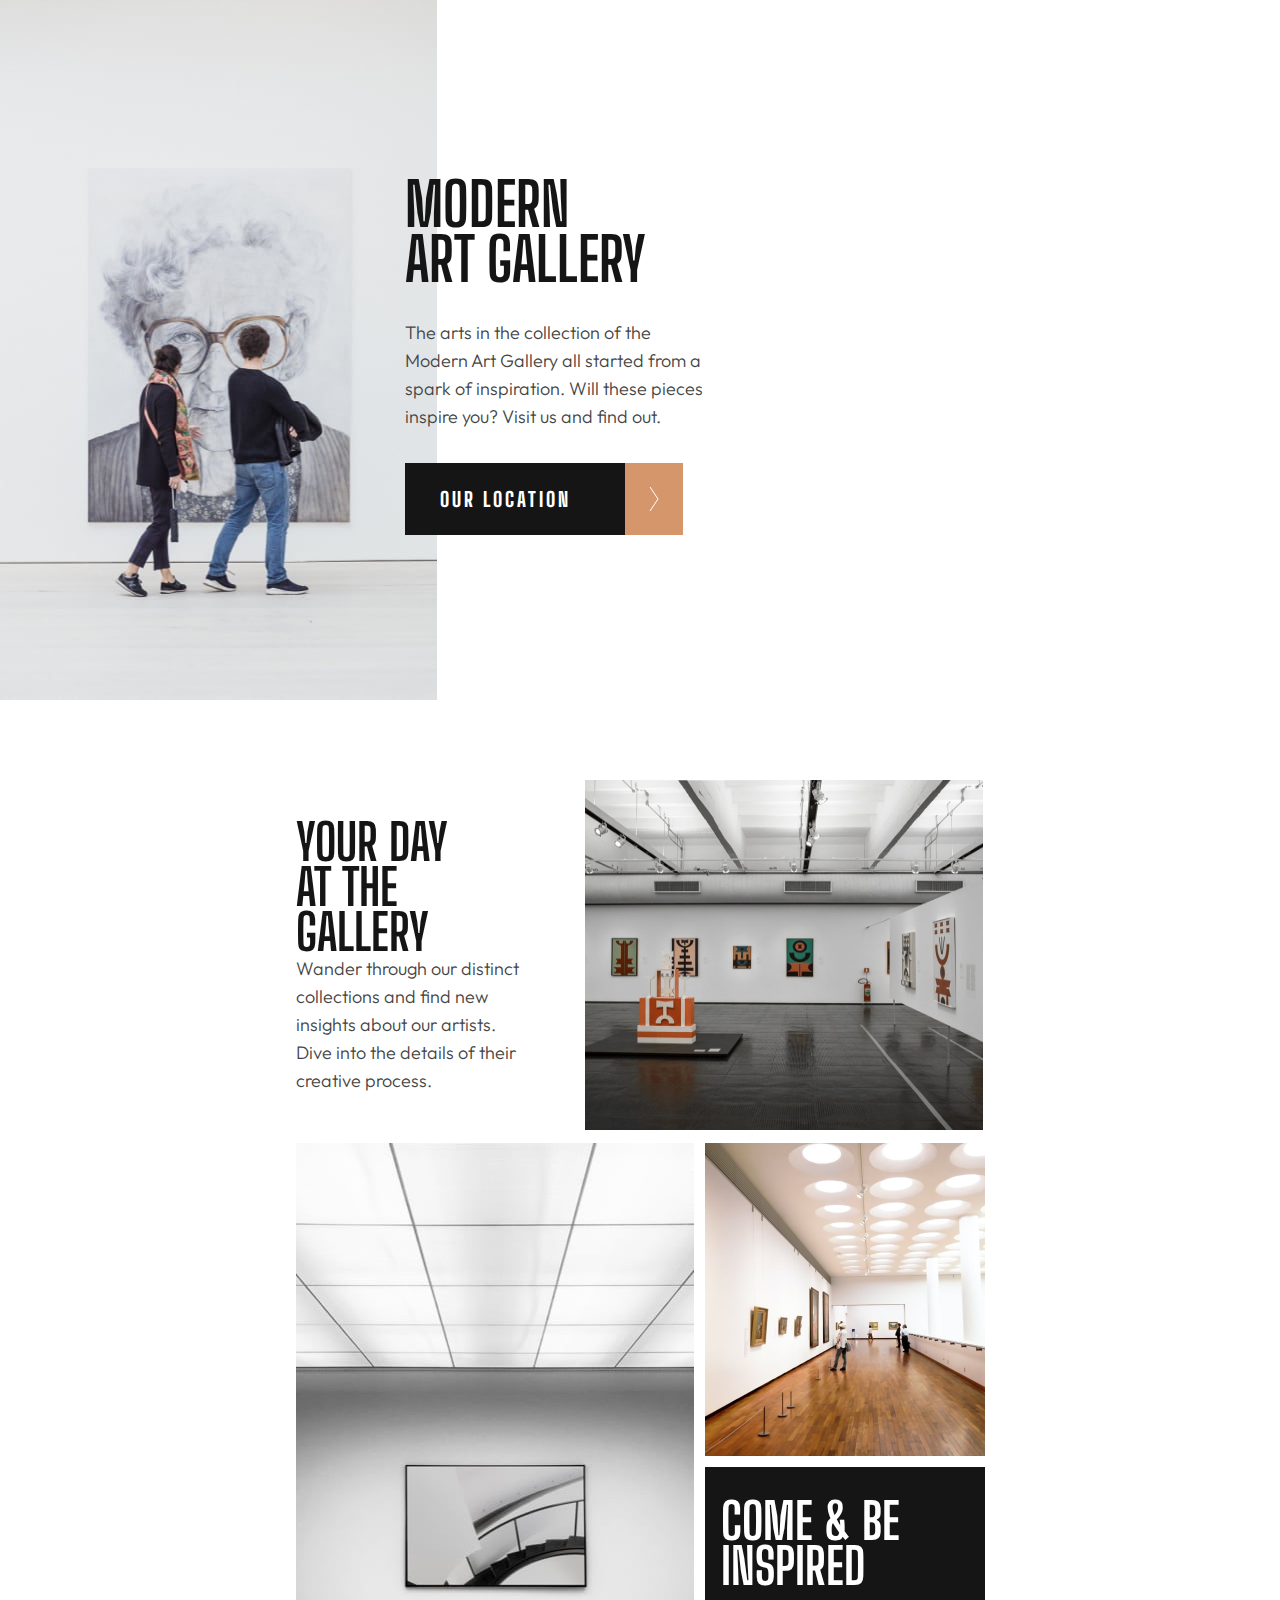
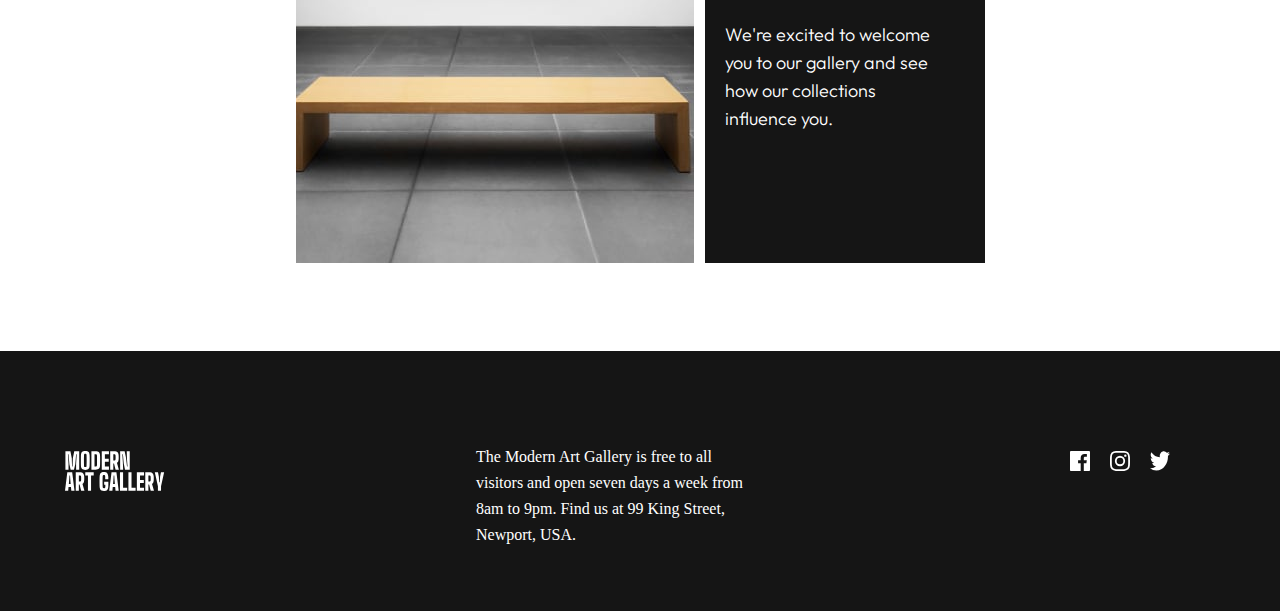
<file: index.html>
<html>
    <head>
        <meta charset="UTF-8" />
      <meta http-equiv="X-UA-Compatible" content="IE=edge" />
      <meta name="viewport" content="width=device-width, initial-scale=1.0" />
      <link rel="stylesheet" href="./style.css">
      <link href="https://fonts.googleapis.com/css2?family=Outfit:wght@300;700;800&display=swap" rel="stylesheet">
        <link rel="preconnect" href="https://fonts.gstatic.com" crossorigin>
        <link href="https://fonts.googleapis.com/css2?family=Big+Shoulders+Display:wght@300;900&display=swap" rel="stylesheet">

        <title>Art Gallery Website</title>
    </head>
    <body>
        <div class="black-background">
                

        </div>
        <header>
            
            <div class="imageContainer">
                <img src="./images/image-hero@2x.jpg">
            </div>
        </header>
        <div class="tablet-main">
            <div class="tablet-hero">
            <img src="./images/image-hero.jpg">
            </div>
            <div class="content">
        <div class="mainTitle">
            <h1>MODERN <br> ART GALLERY</h1>
            <p>The arts in the collection of the Modern Art Gallery all started from a spark of inspiration. Will these pieces inspire you? Visit us and find out.</p>
        </div>
        <a href="./location.html" class="locationButton">
           <div  class="location" ><p>OUR LOCATION</p></div>
           <img src="./images/icon-arrow-right.svg" class="icon">
        </a>
        </div>
        </div>


        <div class="grid-container">
        <div class="mainContainer">
            <img src="./images/image-grid-1.jpg" class="grid-image-mobile">
           
            <h2>Your day <br>at the gallery</h2>
            <p>Wander through our distinct collections and find new 
            insights about our artists. Dive into the details of their creative process.</p>
        </div>
        <img src="images/image-grid-1@2x.jpg" class="grid-image-tablet">
        <img src="images/image-grid-desktop.jpg" class="grid-image-desktop">
           <div class="images">
            <img src="images/image-grid-2.jpg" class="grid-image-mobile2">
            <img src="images/image-grid-tablet2.jpg" class="grid-image-tablet2">
            <img src="images/image-grid-desktop2.jpg" class="grid-image-desktop2">
            </div>
            <div class="images grid1">
            <img src="images/image-grid-3.jpg" class="grid-image-mobile3">
            <img src="images/image-grid-tablet3.jpg" class="grid-image-tablet3">
            <img src="images/image-grid-desktop3.jpg" class="grid-image-desktop3">
            </div>

        <div class="blackContainer">
            <h2>COME & BE INSPIRED</h2>
            <p>We're excited to welcome you to our gallery and see how our collections influence you.</p>
        </div>
        </div>
        
        
       
    
        <footer>
            <div class="footer-div">
            <img src="images/logo-light.svg" class="logo-light">
            <p>The Modern Art Gallery is free to all visitors and open seven days a week from 8am to 9pm. Find us at 99 King Street, Newport, USA.</p>
            <div class="contact">
                <img src="images/icon-facebook.svg" >
                <img src="images/icon-instagram.svg" >
                <img src="images/icon-twitter.svg" >
            </div>
            </div>
        </footer>
            
        

        
    


    </body>
</html>
</file>
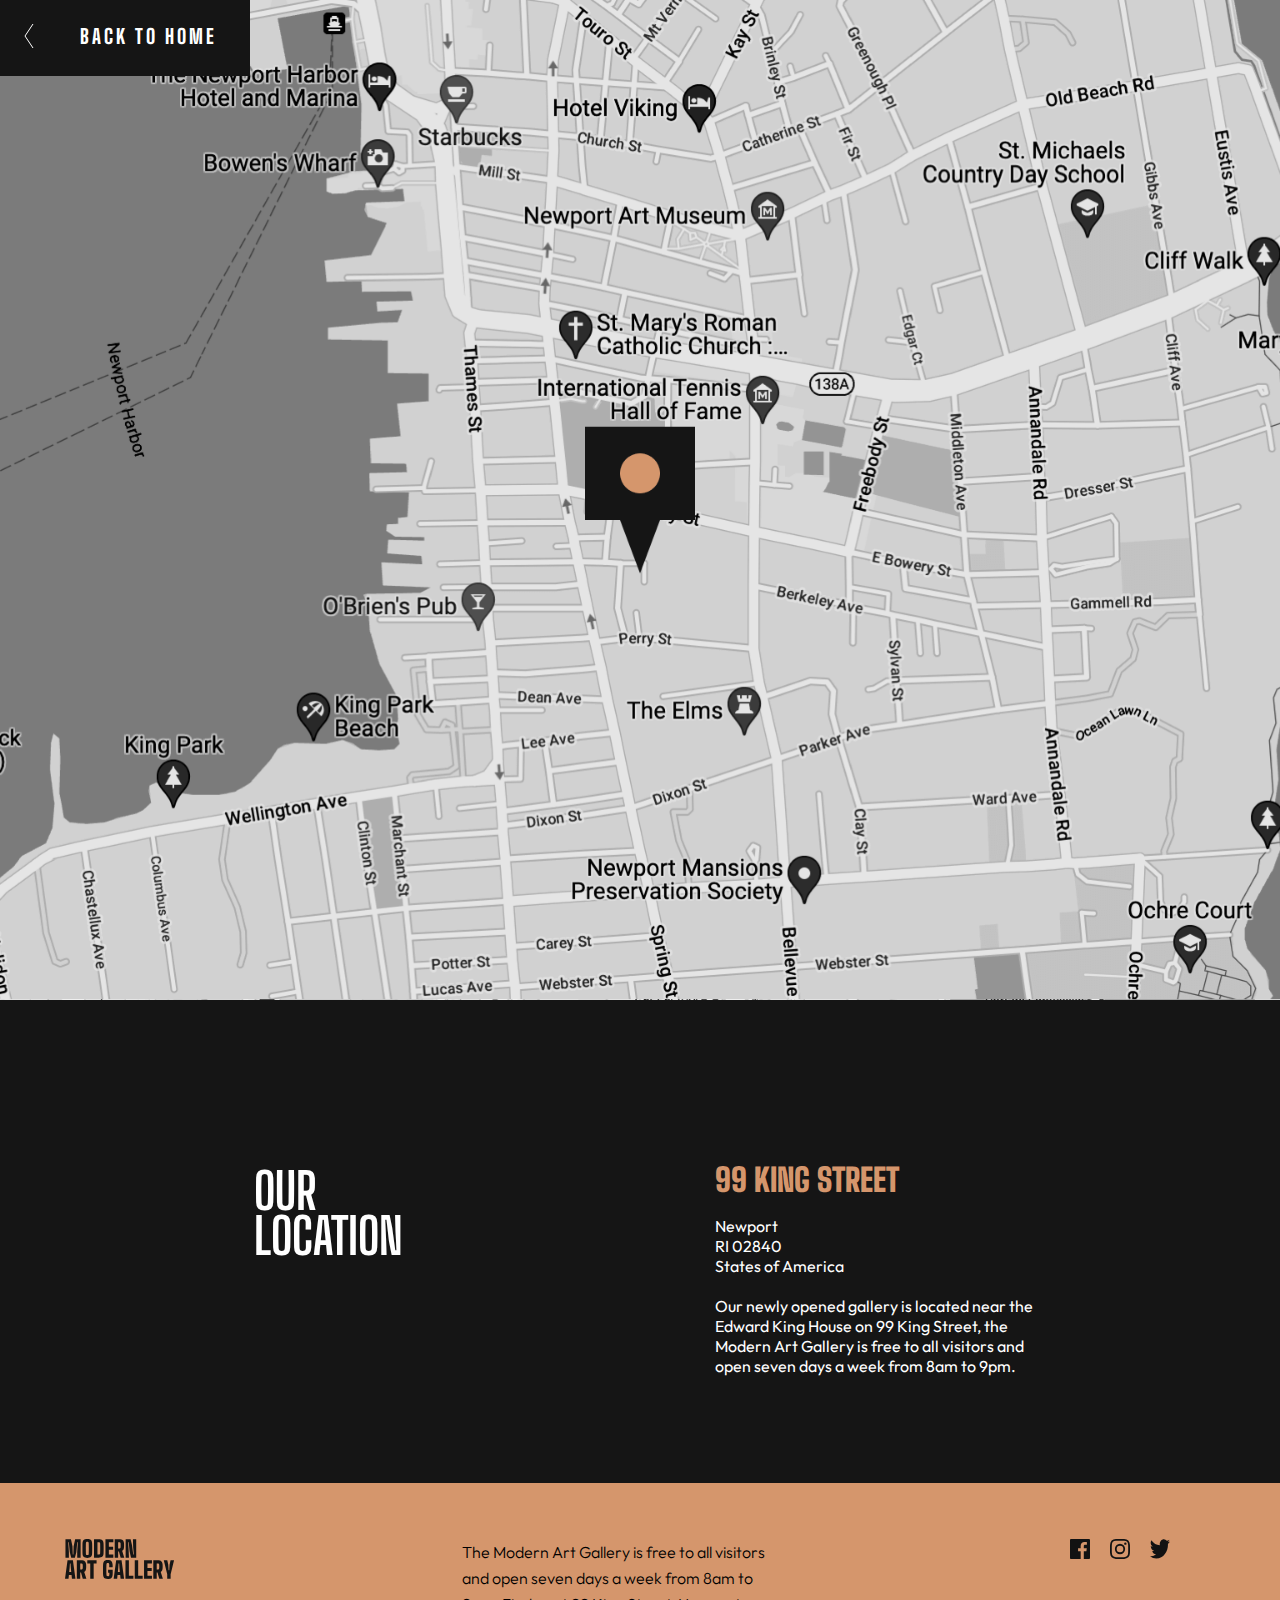
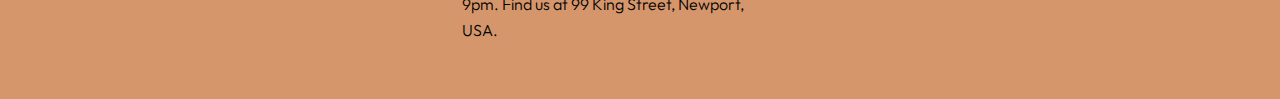
<file: location.html>
<!DOCTYPE html>
<html lang="en">
<head>
    <meta charset="UTF-8" />
    <meta http-equiv="X-UA-Compatible" content="IE=edge" />
    <meta name="viewport" content="width=device-width, initial-scale=1.0" />
    <link href="https://fonts.googleapis.com/css2?family=Outfit:wght@300;700;800&display=swap" rel="stylesheet">
      <link rel="preconnect" href="https://fonts.gstatic.com" crossorigin>
      <link href="https://fonts.googleapis.com/css2?family=Big+Shoulders+Display:wght@300;900&display=swap" rel="stylesheet">
    <link rel="stylesheet" href="./location.css">
    <title>Document</title>
</head>
<body>
    <header>
        <div class="arrow-icon">
            <a class="location-button" href="index.html">
            <img src="images/icon-arrow-left.svg" alt="">
        </div>
        <h2 class="button">BACK TO HOME</h2>
    </a>
       
    </header>
    <div class="map">
        <img src="images/image-map.png" class="map-img">
        <img src="images/tablet-map.png" class="tablet-map">
        <img src="images/image-map-desktop.png" class="desktop-map">
        

    </div>
    <div class="Our-location">
        <h1>OUR LOCATION</h1>
        <div class="adress">
            <h2>99 King Street</h2>
            <p>Newport <br> RI 02840 <br> States of America</p>
            <p class="description">Our newly opened gallery is located near the Edward King House on 99 King Street, the Modern Art Gallery is free to all visitors and open seven days a week from 8am to 9pm.</p>
        </div>
    </div>
<footer>
    <div class="gold-div">
        <img src="images/logo-dark.svg" class="logodark">
        
        <p>The Modern Art Gallery is free to all visitors and open seven days a week from 8am to 9pm. Find us at 99 King Street, Newport, USA.</p>
        <div class="contact">
            <img src="images/icon-facebook.svg">
            <img src="images/icon-instagram.svg">
            <img src="images/icon-twitter.svg">
        </div>
        

    </div>
    </footer>
    
</body>
</html>
</file>
<file: style.css>
*{
    box-sizing: border-box;
    margin: 0;
    padding: 0;
    font-style: normal;
}


.imageContainer img{
    width:100%;
}

.tablet-hero{
    display: none;
}
.grid-image-tablet, .grid-image-tablet2, .grid-image-tablet3{
    display: none;
}
.grid-image-desktop, .grid-image-desktop2, .grid-image-desktop3{
    display: none;
}
.black-background{
    display: none;
}


body{
    display: flex;
    align-items: center;
    flex-direction: column;
    

}
a{
    text-decoration: none;
    display: flex;
    width: 260px;
    height:72px;
}

.mainTitle h1{
    font-weight: 900px;
    font-size: 60px;
    line-height: 55px;
    text-transform: uppercase;
    color: #151515;
    font-family: 'Big Shoulders Display';
    width: 343px;
    padding:32px 16px 0px 16px; 
}
.mainTitle p, .mainContainer p, .blackContainer p{
    color: #444444;
    font-size:18px;
    font-weight: 300;
    font-family: 'Outfit';
    line-height: 28px;
    width: 343px;
    padding:32px 16px 0px 16px; 
}

.location{
    font-family: 'Big Shoulders Display';
    font-weight: 800;
    font-size: 20px;
    line-height: 24px;
    color: white;
    letter-spacing: 3px;
    padding: 24px 35px;
    background-color: #151515;
    border: none;
}
.location:hover{
    background-color: #D5966C;
    transition: 0.25s linear 0.25s;
    cursor: pointer;

}
.location:hover + .icon{
    background-color: #151515;

}

.location p{
    width:150px;
}

.locationButton{
    margin:32px 16px 0px 16px; 
}

.mainContainer{
    padding:120px 16px 0px 16px;
    
}

.mainContainer h2, .blackContainer h2{
    font-weight: 900px;
    font-size: 50px;
    line-height: 45px;
    text-transform: uppercase;
    color: #151515;
    font-family: 'Big Shoulders Display';
    width: 343px;
    padding:32px 16px 0px 16px; 
}

.images{
    padding-top: 32px;
    padding-bottom: 16px;
}

.icon{
    background-color: #D5966C;
    padding: 24px;
    float: right;
}
.icon:hover{
    cursor: pointer;
    transition: 0.25s linear 0.25s;
}


.blackContainer{
    background-color: #151515;
    height:292px;
    width:343px;
    justify-content: center;
    margin: auto;
}

.blackContainer h2, .blackContainer p{
    color: white;
}

footer p{
    color: white;
    max-width: 311px;
    padding: 38px 16px 38px 0px;
    font-size: 16px;
    line-height: 26px;
}

footer .logo-light{
   padding: 48px 232px 0px 32px;
}

footer{
    background-color: #151515;
    width: 100%;
    margin-top: 120px;
    /*height: 336px;*/
}
.footer-div{
    display: flex;
    align-items: center;
    flex-direction: column;
    
}
.images, .grid1{
    justify-content: center;
    margin: auto;
    display: flex;

}


.contact{
    display: flex;
    flex-direction: row;
    gap: 20px;
    padding-right:210px;
    margin-bottom: 20px;
}
.contact img:hover{
    filter: invert(65%) sepia(23%) saturate(699%) hue-rotate(341deg) brightness(200%) contrast(96%);
    cursor: pointer;
    
    
}


@media only screen and (min-width:768px){
    .imageContainer{
        display: none;
    }
    .grid-image-desktop, .grid-image-desktop2, .grid-image-desktop3{
        display: none;
    }
    .grid-image-mobile, .grid-image-mobile2, .grid-image-mobile3{
        display: none;
    }
    .grid-image-tablet, .grid-image-tablet2, .grid-image-tablet3{
        display: block;
    }

    .black-blackground{
        display:none;
    }
    .grid-container{
        display:grid;
        grid-template-columns: 398px 280px;
        gap:11px;
        grid-template-rows: 400px 313px 396px;
    }

    .mainContainer{
        grid-row: 1/2;
        grid-column: 1/2;
        width:223px;
        padding: 0;
        margin-top: 120px;
    }
    .mainContainer p, .mainContainer h2{
        width:223px;
        padding:0;
    }

    
    .grid-image-tablet{
        grid-row:1/2;
        grid-column:2/3;
        width:398px;
        height:350px;
        margin-left: -120px;
        margin-top: 80px;

    }
    .images{
        grid-row:2/4;
        grid-column:1/2;
    }
    .grid1{
        grid-row:2/3;
        grid-column:2/3;
    }

    .blackContainer{
        grid-row:3/4;
        grid-column:2/3;
        width:280px;
        height:396px;
        padding: 0;
        margin-top: 32px;
    }
    .blackContainer p{
        width:250px;
        height: 112px;
        padding-right: 20px;
        padding-left: 20px;
        
    }

    .grid-image-tablet3{
        width:280px;
        height: 313px;
        
    }
    .tablet-main{
        display: flex;
        width: 100%;
        position: relative;

    }
    .tablet-hero{
        width:50%;
        display: block;

    }
    .content{
        position: absolute;
        left: 389px;
        top: 145px;
    }

    .footer-div{
        display: flex;
        flex-direction: row;
        justify-content: space-between;
        

    }

    footer .logo-light{
        width:100px;
        height:40px;
        margin: 100px 50px 120px 65px;
        padding: 0px;
        
    }

    .contact{
        width: 140px;
        margin:100px 0px 140px 60px;
    }

    .footer-div p{
        width:273px;
        height: 104px;
        padding: 0px;
        margin-top: 30px;
        
    }

    
    }

    @media screen and (min-width:1440px){
       .grid-image-desktop, .grid-image-desktop2, .grid-image-desktop3{
        display: block;
       }
       .grid-image-mobile, .grid-image-tablet, .grid-image-mobile2, .grid-image-tablet2,
       .grid-image-mobile3, .grid-image-tablet3 {
        display: none;
       }

       .black-background{
        display: block;
        width: 50%;
        height:700px;
        background-color:#151515;
        position: absolute;
        top: 0;
        left: 0;
        
        
       }
       .tablet-main{
        top:0;
        width:fit-content;
       }
       
       .mainTitle h1{
        width: 514px;
        height: 176px;
        transform: translateX(-135%);
        font-size: 96px;
        line-height: 88px;
        font-weight: 900;
        color: white;
        mix-blend-mode: difference;
       }
       .grid-container{
        display:grid;
        grid-template-columns: 635px 445px;
        gap:30px;
        grid-template-rows: 400px 313px 377px;
    }
      .mainContainer{
       grid-row: 1/2;
       grid-column: 1/2;
       width:350px;
       padding: 0;
       margin-top: 120px;
    }

    .grid-image-tablet{
        grid-row:1/2;
        grid-column:2/3;
        
        margin-left: -120px;
        margin-top: 80px;
    }

    .images{
        grid-row:2/4;
        grid-column:1/2;
    }
    .grid1{
        grid-row:2/3;
        grid-column:2/3;
    }

    .grid-image-desktop3{
        width:445px;
        height: 313px;
    }

    .grid-image-desktop2{
        width: 635px;
        height: 720px;
    }

    .grid-image-desktop{
        width:635px;
        height:350px;
        margin-left:-190px;
        margin-top:80px;
    }

    .blackContainer{
            grid-row:3/4;
            grid-column:2/3;
            width:445px;
            height:377px;
            padding: 0;
            
        }

        .mainContainer h2{
            width:350px;
            height:120px;
        }

         .blackContainer h2{
            margin: 65px 47px 0 48px;
        }

        .blackContainer p{
            margin:0px 47px 64px 48px;
            width:350px;
            height:96px;

        }

    }
</file>
<file: location.css>
*{
box-sizing: border-box;
margin: 0;
padding: 0;
font-style: normal;
}

body{
    align-items: center;
    justify-content: center;
    display: flex;
    flex-direction: column;
    
}
 
.button{
    font-family: 'Big Shoulders Display';
    font-weight: 800;
    font-size: 20px;
    line-height: 24px;
    color: white;
    letter-spacing: 3px;
    padding-top: 24px;
    padding-left: 80px;
    background-color: #151515;
    border: none;
    height:76px;
    width:250px;
}
.button h2{
    width:150px;
    
}

a{
    text-decoration: none;
}

.arrow-icon{
    background-color: #D5966C;
    padding: 24px;
    float: left;
}
header{
    position: absolute;
    z-index: 5;
    top: 0;
    left: 0;
    
}
.map{
    position: relative;
    width: 100%;
    
}
 .map img{
    width: 100%;
}

h1{
    font-weight: 900px;
    font-size: 50px;
    line-height: 45px;
    text-transform: uppercase;
    font-family: 'Big Shoulders Display';
    color: white;
    padding-top: 48px;
    width: 343px;
    height: 45px;
    padding-left: 16px;
}
.adress p{
    color: white;
}

.adress h2{
    font-weight: 900;
    font-size: 32px;
    line-height: 32px;
    text-transform: uppercase;
    color:  #D5966C;
    font-family: 'Big Shoulders Display';
    margin: 48px 0 20px 0;
}

.adress{
    width:343px;
    padding-left: 16px;
    padding-top: 48px;
}

.Our-location{
    background-color: #151515;
    width: 100%;
    align-items: center;
    justify-content: center;
    display: flex;
    flex-direction: column;
    margin-top: -5px;
    height: 493px;
}

.description{
    margin-top: 20px;
    margin-bottom: 40px;
}
.description p{
    font-family: 'Outfit';
    font-style: normal;
    font-weight: 300;
    font-size: 18px;
    line-height: 28px;
}

.logodark{
    width: 110px;
    height: 40px;
    margin:48px 232px 38px 32px;

}

.gold-div{
    background-color:#D5966C;
    
    margin-top: -5px;
    align-items: center;
    justify-content: center;
    display: flex;
    flex-direction: column;
    
    
}


.gold-div p{
    max-width: 311px;
    font-weight: 300;
    font-size: 16px;
    line-height: 26px;
   
}

p{
    font-family: 'Outfit';
}

.contact img{
    width: 20px;
    height: 20px;
    color: #151515;
    filter: invert(6%) sepia(4%) saturate(7%) hue-rotate(32deg) brightness(5%) contrast(95%);
}
.contact img:hover {
    cursor: pointer;
    filter: brightness(0) saturate(100%) invert(100%) sepia(100%) saturate(0%) hue-rotate(251deg) brightness(102%) contrast(103%);

}

.arrow-icon:hover{
    background-color:#151515;
    transition: 0.25s linear 0.25s;
    cursor: pointer;
}
.button:hover{
    background-color: #D5966C;
    transition: 0.25s linear 0.25s;
    cursor: pointer;
}




footer{
    width: 100%;
    
}
.contact{
    flex-direction: row;
    display: flex;
    gap: 20px;
    padding-right: 210px;
    margin-top: 38px;
    margin-bottom: 48px;

}
.desktop-map{
    display: none;
}

.tablet-map{
    display: none;
}

@media screen and (min-width:768px){
    .map-img{
        display: none;
    }

    .desktop-map{
        display: none;
    }

    .tablet-map{
        display: block;
    }
    

    .Our-location{
        display: flex;
        flex-direction: row;
        justify-content: space-evenly;
    }

    .Our-location h1{
        padding-top: 0px;
        width: 223px;
        height: 110px;
        margin-bottom: 35px;
        
    }


    .gold-div{
        display: flex;
        flex-direction: row;
        justify-content: space-between;
    }

    
    .logodark{
        width: 110px;
        height: 40px;
        margin: 56px 50px 120px 65px;
    }

    .contact{
        width: 140px;
        margin:56px 0px 140px 60px;
    }
}

@media screen and (min-width:1440px){
    .desktop-map{
        display: block;  
    }

    .tablet-map{
        display: none;
    }

    header{
        left:8%;
    }

    

}
</file>
